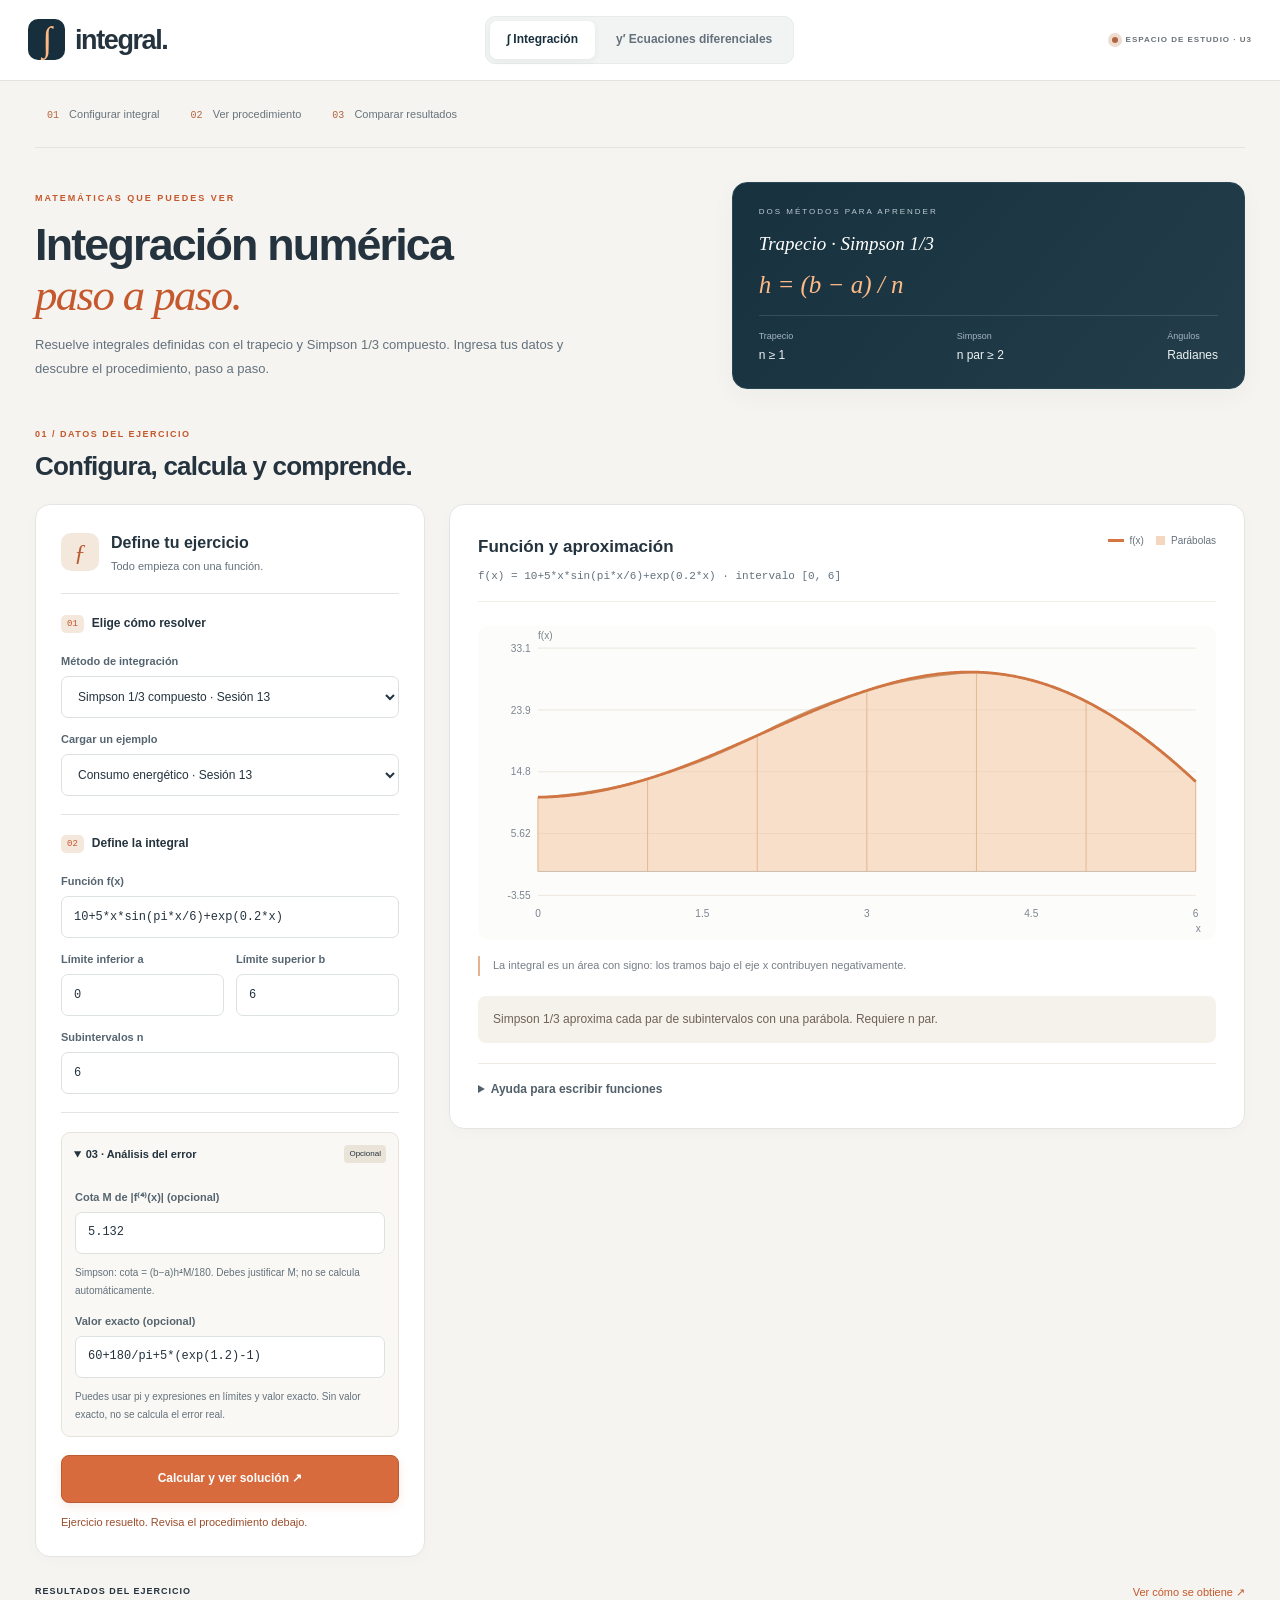
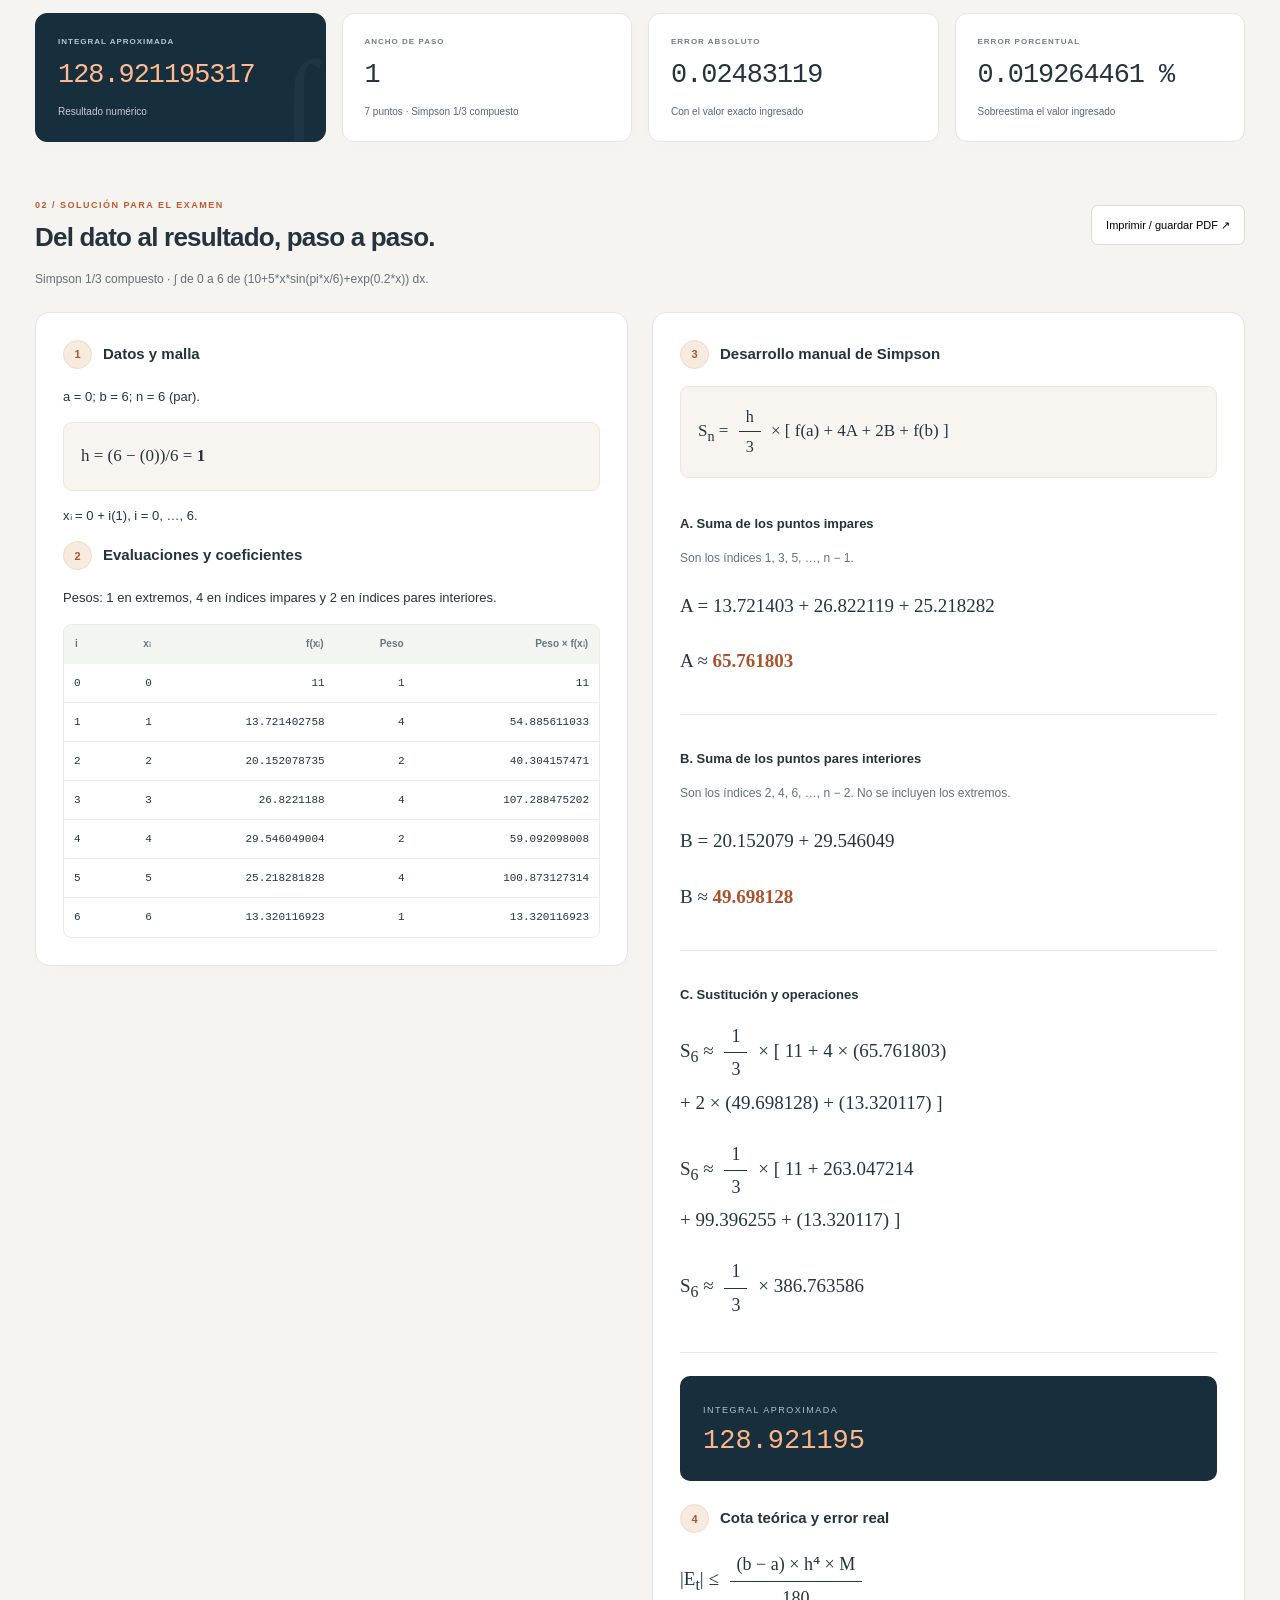
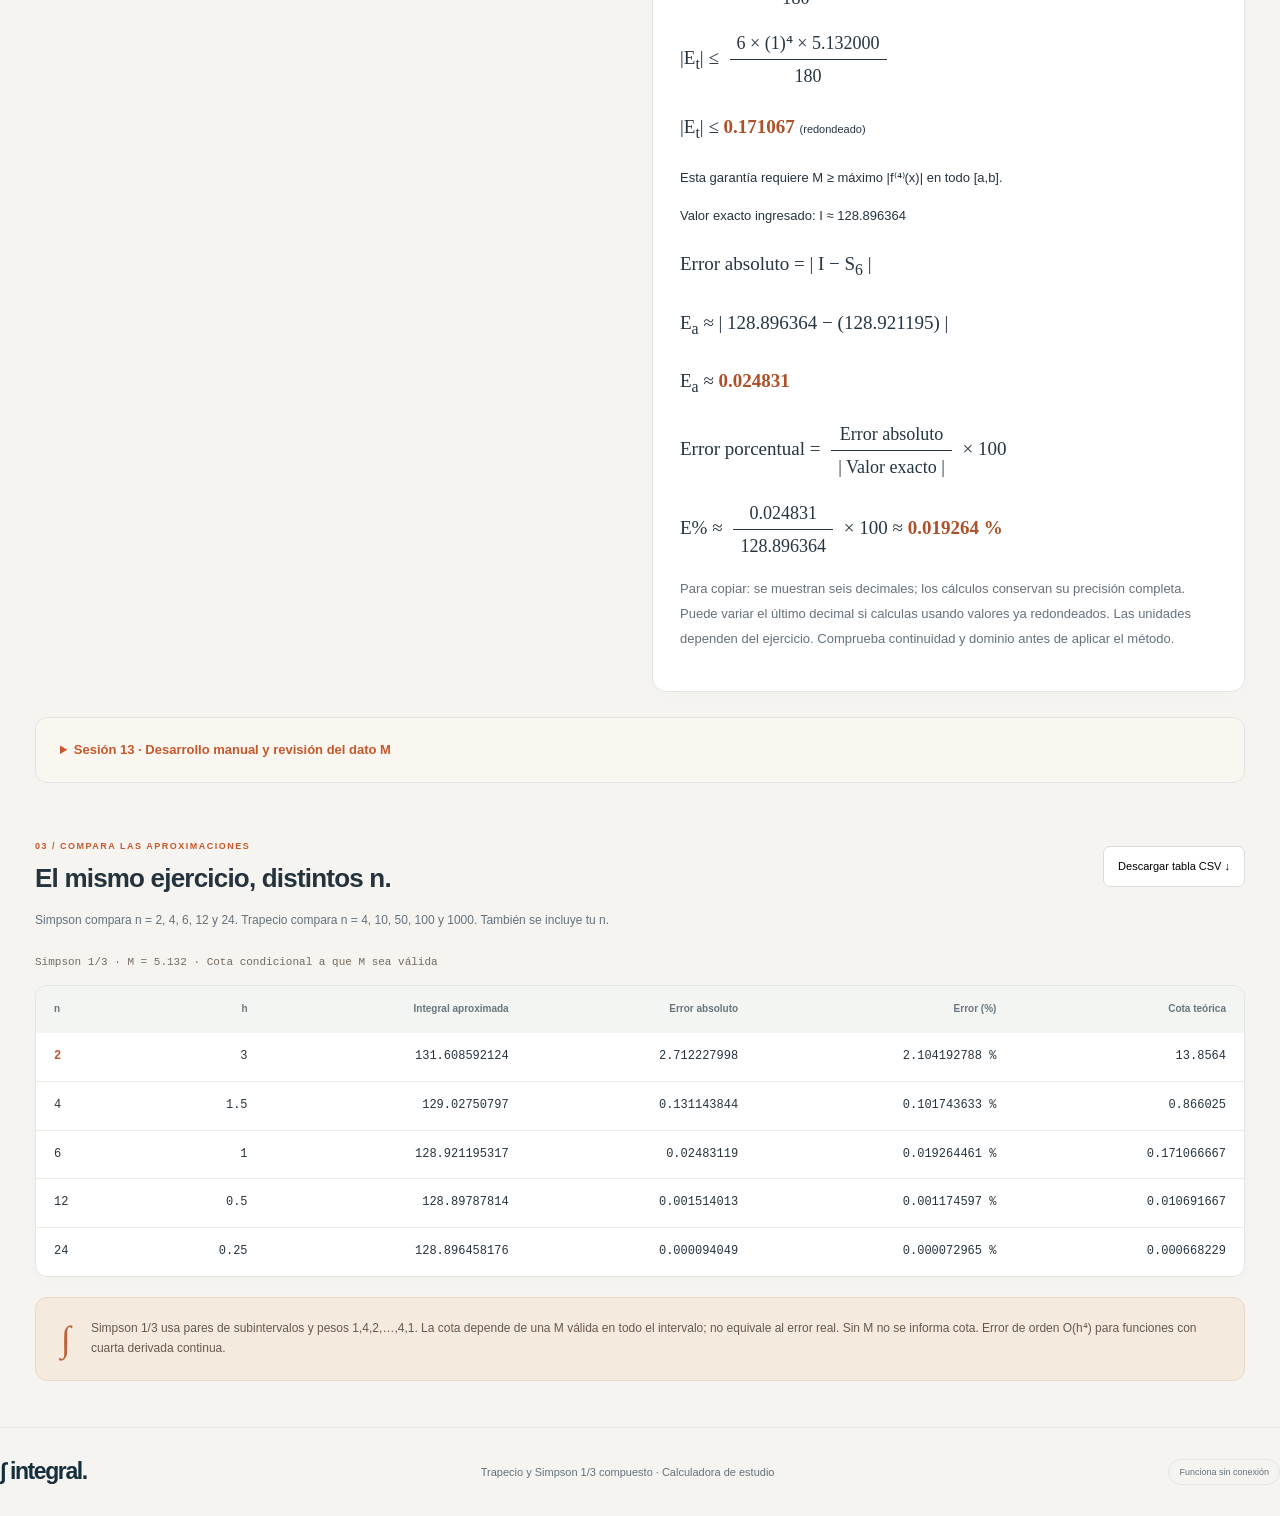
<file: index.html>
<!DOCTYPE html><html lang="es"><head><meta charset="UTF-8"><meta name="viewport" content="width=device-width,initial-scale=1"><title>Integral · Calculadora para examen</title><link rel="stylesheet" href="styles.css"><link rel="stylesheet" href="layout.css"><script src="app.js" defer></script></head><body>
<header class="top"><a class="brand" href="#"><span class="brand-icon">∫</span> integral.</a><nav aria-label="Área de estudio"><a href="index.html" aria-current="page">∫ Integración</a><a href="edo.html" >y′ Ecuaciones diferenciales</a></nav><span class="course"><i></i> ESPACIO DE ESTUDIO · U3</span></header><main><div class="workspace-nav"><a href="#laboratorio"><span>01</span> Configurar integral</a><a href="#desarrollo"><span>02</span> Ver procedimiento</a><a href="#convergencia"><span>03</span> Comparar resultados</a></div>
<section class="hero"><div><p class="eyebrow">MATEMÁTICAS QUE PUEDES VER</p><h1>Integración numérica<br><em>paso a paso.</em></h1><p class="intro">Resuelve integrales definidas con el trapecio y Simpson 1/3 compuesto. Ingresa tus datos y descubre el procedimiento, paso a paso.</p><a class="hero-cta" href="#laboratorio">Comenzar un ejercicio <span>↗</span></a><a class="ode-promo" href="edo.html">Nuevo · Euler y Heun para ecuaciones diferenciales →</a><div class="hero-caption"><span>01 INGRESA</span><span>02 VISUALIZA</span><span>03 APRENDE</span></div></div><aside class="formula-card"><div class="orbit-art" aria-hidden="true"><svg viewBox="0 0 460 180"><defs><pattern id="grid" width="30" height="30" patternUnits="userSpaceOnUse"><path d="M 30 0 L 0 0 0 30" fill="none" stroke="#ffffff" stroke-opacity=".08"/></pattern></defs><rect width="460" height="180" fill="url(#grid)"/><path d="M20 145L85 105L150 125L215 58L280 80L345 28L420 55L420 160L20 160Z" fill="#faad6e" fill-opacity=".18"/><path d="M20 145Q70 75 150 125T280 80T420 55" stroke="#ffad73" stroke-width="3" fill="none"/><path d="M85 105V160M150 125V160M215 58V160M280 80V160M345 28V160M420 55V160" stroke="#ffad73" stroke-opacity=".35"/><circle cx="280" cy="80" r="5" fill="#ffc49b"/></svg><span>EL ÁREA ES LA RESPUESTA</span></div><p>DOS MÉTODOS PARA APRENDER</p><div class="equation">Trapecio · Simpson 1/3</div><div class="integral">h = (b − a) / n</div><div class="formula-foot"><span>Trapecio <b>n ≥ 1</b></span><span>Simpson <b>n par ≥ 2</b></span><span>Ángulos <b>Radianes</b></span></div></aside></section>
<section id="laboratorio"><div class="section-heading"><div><p class="eyebrow">01 / DATOS DEL EJERCICIO</p><h2>Configura, calcula y comprende.</h2></div></div><div class="lab-grid"><article class="chart-card"><div class="chart-top"><div><h3 id="chart-title">Función y aproximación</h3><p id="chart-description"></p></div><div class="legend"><span class="line-key"></span>f(x)<span class="fill-key"></span><span id="shape-label">Parábolas</span></div></div><svg id="chart" viewBox="0 0 800 340" role="img" aria-label="Función y aproximación por trapecios"></svg><p class="chart-note" id="chart-note">La integral es un área con signo: los tramos bajo el eje x contribuyen negativamente.</p><p id="method-description" class="method-description"></p><details class="syntax"><summary>Ayuda para escribir funciones</summary><h3>Cómo escribir tu función</h3><p>Usa <b>x</b> o <b>t</b>; multiplicación con <b>*</b> y potencias con <b>^</b>. Ejemplos: <code>x^2 + 1</code>, <code>1/x</code>, <code>exp(x)</code>, <code>sqrt(1+x^2)</code>.</p><p>Funciones: sin, sen, cos, tan, exp, ln, log (natural), sqrt, abs. Constantes: pi, e. Decimales con punto. Escribe <code>2*x</code> en lugar de 2x.</p></details></article><aside class="controls"><div class="control-header"><span class="control-icon">ƒ</span><div><h3>Define tu ejercicio</h3><p>Todo empieza con una función.</p></div></div><form id="calculator" novalidate><fieldset class="form-group"><legend><span>01</span> Elige cómo resolver</legend><label for="method">Método de integración</label><select id="method"><option value="simpson">Simpson 1/3 compuesto · Sesión 13</option><option value="trapecio">Trapecio · Sesión 12</option></select><label for="example">Cargar un ejemplo</label><select id="example"><option value="energy">Consumo energético · Sesión 13</option><option value="server">Servidor de la guía</option><option value="polynomial">Polinomio: x² + 1</option><option value="reciprocal">Recíproca: 1/x</option><option value="exponential">Exponencial: eˣ</option><option value="guide">Ejercicio: 1/√(1+x²)</option><option value="sine">Seno: sin(x)</option></select></fieldset><fieldset class="form-group"><legend><span>02</span> Define la integral</legend><label for="function">Función f(x)</label><input id="function" class="field" value="10+5*x*sin(pi*x/6)+exp(0.2*x)" required spellcheck="false"><div class="field-row"><div><label for="a">Límite inferior a</label><input id="a" class="field" value="0" required></div><div><label for="b">Límite superior b</label><input id="b" class="field" value="6" required></div></div><label for="n">Subintervalos n</label><input id="n" class="field" type="number" min="2" max="10000" step="2" value="6" required></fieldset><details class="optional-fields" open><summary>03 · Análisis del error <small>Opcional</small></summary><div class="optional-content"><div id="bound-fields"><label for="bound">Cota M de |f⁽⁴⁾(x)| (opcional)</label><input id="bound" class="field" value="5.132" placeholder="Una cota válida en todo [a,b]"><p class="muted">Simpson: cota = (b−a)h⁴M/180. Debes justificar M; no se calcula automáticamente.</p></div><label for="exact">Valor exacto (opcional)</label><input id="exact" class="field" value="60+180/pi+5*(exp(1.2)-1)" placeholder="Ej.: 8/3 o dejar vacío"><p class="muted">Puedes usar pi y expresiones en límites y valor exacto. Sin valor exacto, no se calcula el error real.</p></div></details><div class="submit-area"><button class="primary" type="submit">Calcular y ver solución ↗</button><p id="message" class="message" role="status" aria-live="polite"></p></div></form></aside></div><div class="result-heading"><span>RESULTADOS DEL EJERCICIO</span><a href="#desarrollo">Ver cómo se obtiene ↗</a></div><div id="results" class="stats" aria-live="polite"><article><span>INTEGRAL APROXIMADA</span><strong id="approx"></strong><small>Resultado numérico</small></article><article><span>ANCHO DE PASO</span><strong id="step"></strong><small id="points"></small></article><article><span>ERROR ABSOLUTO</span><strong id="absolute"></strong><small>Con el valor exacto ingresado</small></article><article><span>ERROR PORCENTUAL</span><strong id="percent"></strong><small id="direction"></small></article></div></section>
<section id="desarrollo"><div class="section-heading"><div><p class="eyebrow">02 / SOLUCIÓN PARA EL EXAMEN</p><h2>Del dato al resultado, paso a paso.</h2></div><button id="print" class="secondary">Imprimir / guardar PDF ↗</button></div><div id="solution"></div><details class="guide-note"><summary>Sesión 13 · Desarrollo manual y revisión del dato M</summary><div id="energy-manual"></div></details></section>
<section id="convergencia"><div class="section-heading"><div><p class="eyebrow">03 / COMPARA LAS APROXIMACIONES</p><h2>El mismo ejercicio, distintos n.</h2></div><button id="export" class="secondary">Descargar tabla CSV ↓</button></div><p class="section-intro">Simpson compara n = 2, 4, 6, 12 y 24. Trapecio compara n = 4, 10, 50, 100 y 1000. También se incluye tu n.</p><div id="comparison-meta" class="comparison-meta"></div><article class="convergence-card"><div class="table-scroll"><table><thead><tr><th>n</th><th>h</th><th>Integral aproximada</th><th>Error absoluto</th><th>Error (%)</th><th>Cota teórica</th></tr></thead><tbody id="convergence-table"></tbody></table></div></article><div class="conclusion"><span>∫</span><p id="conclusion"></p></div></section></main><footer><a class="brand" href="#">∫ integral.</a><p>Trapecio y Simpson 1/3 compuesto · Calculadora de estudio</p><span>Funciona sin conexión</span></footer></body></html>
</file>
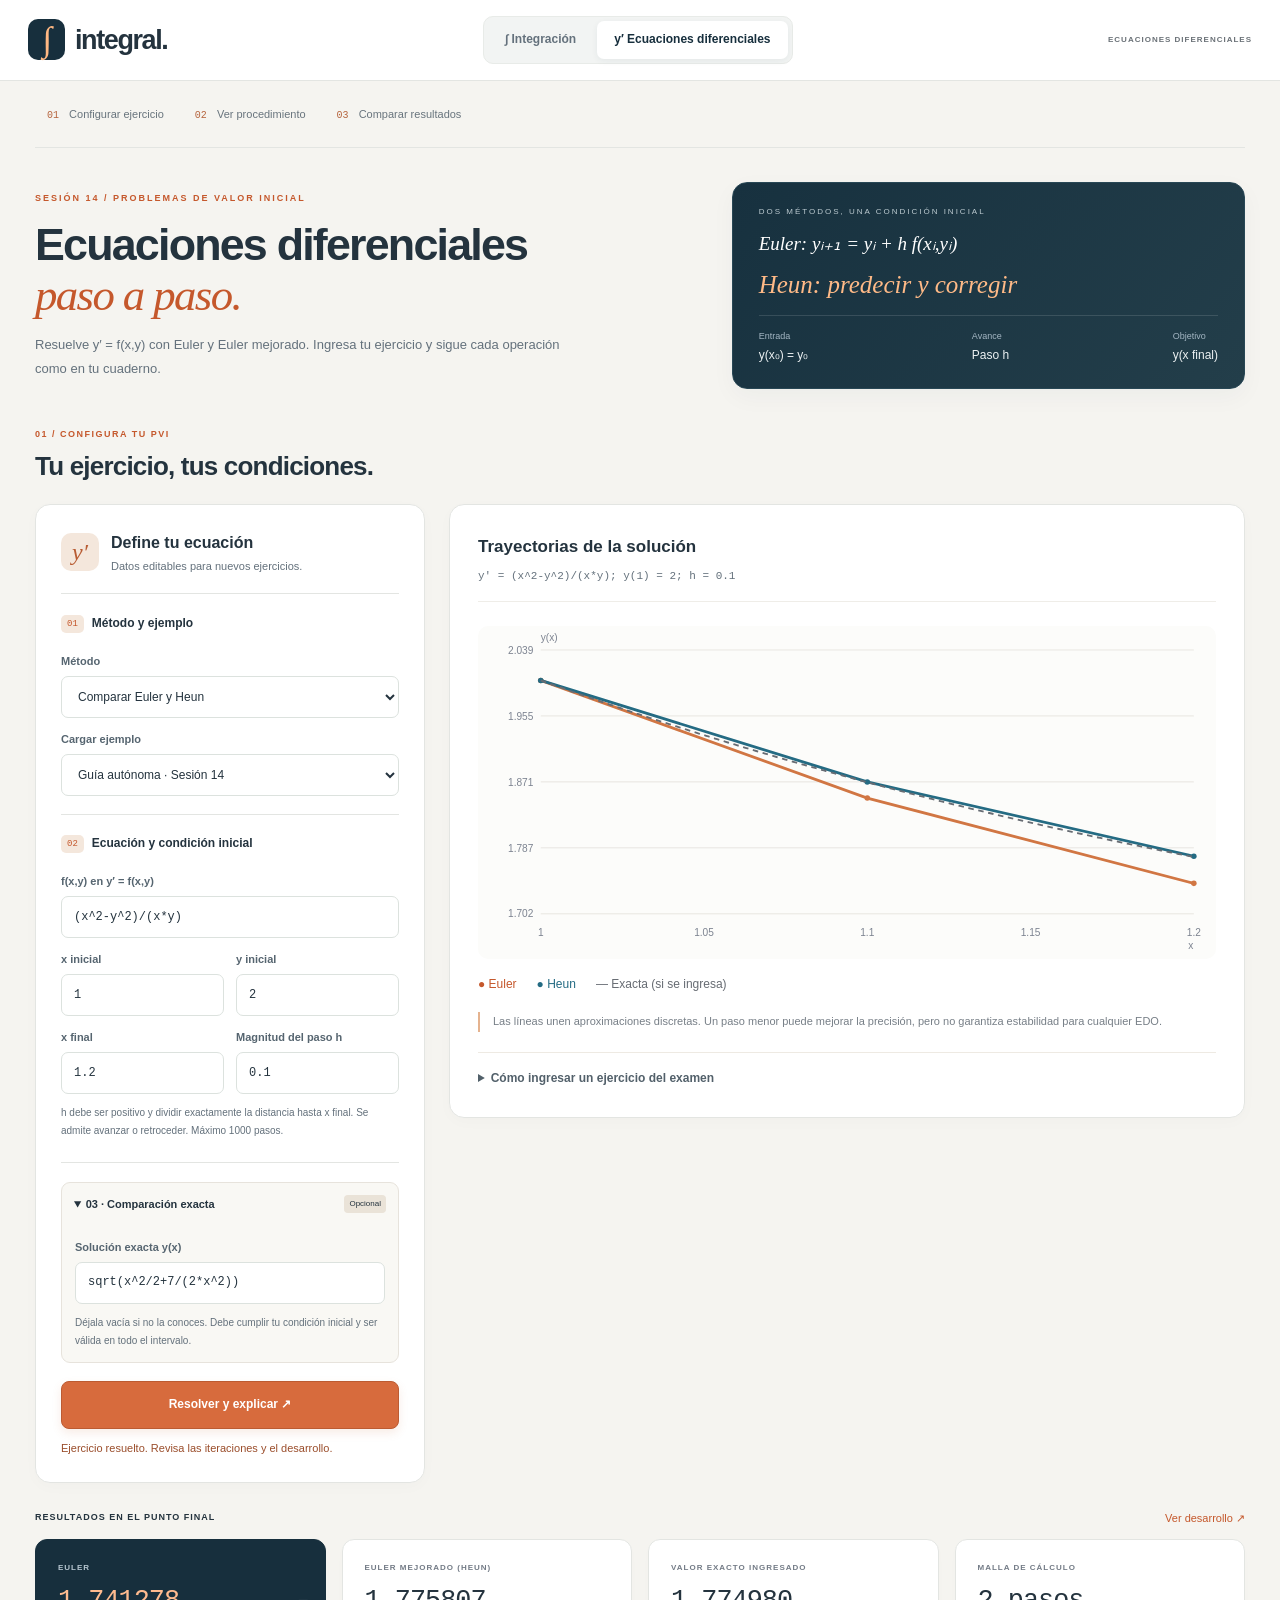
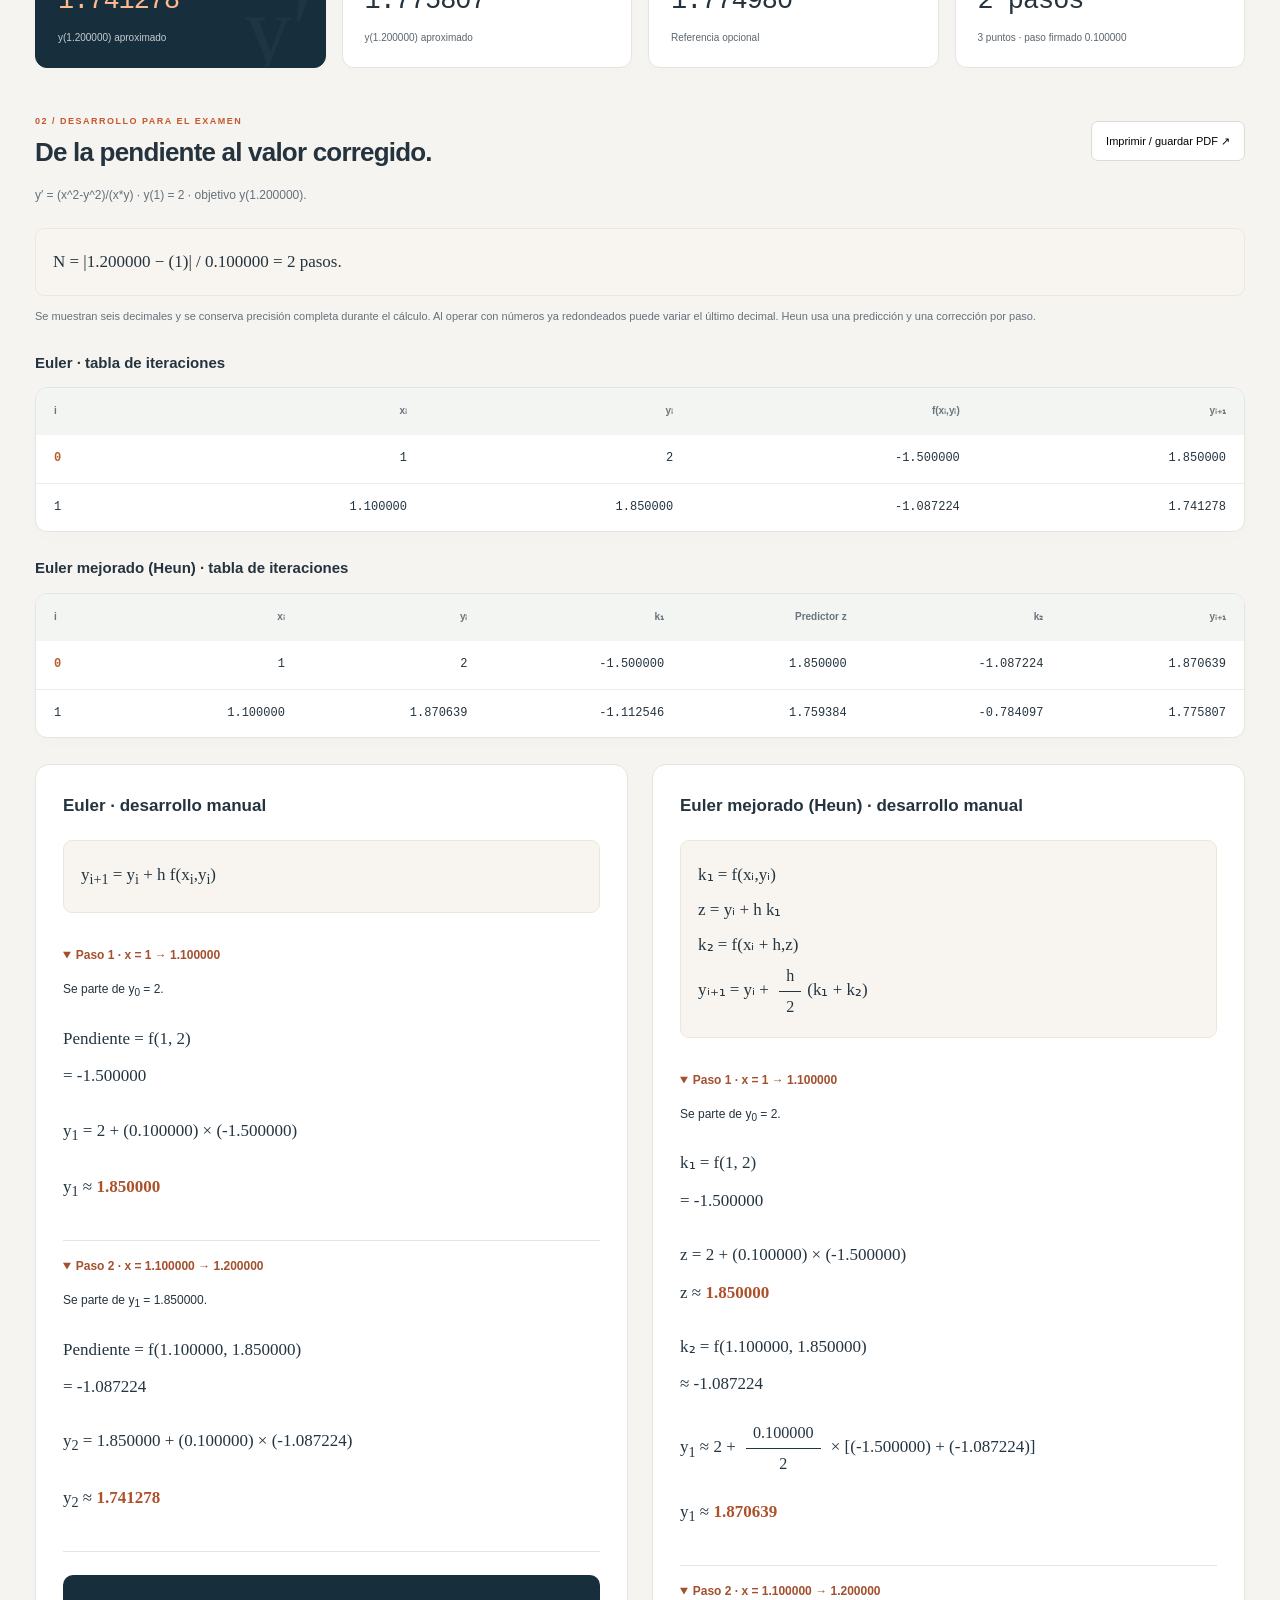
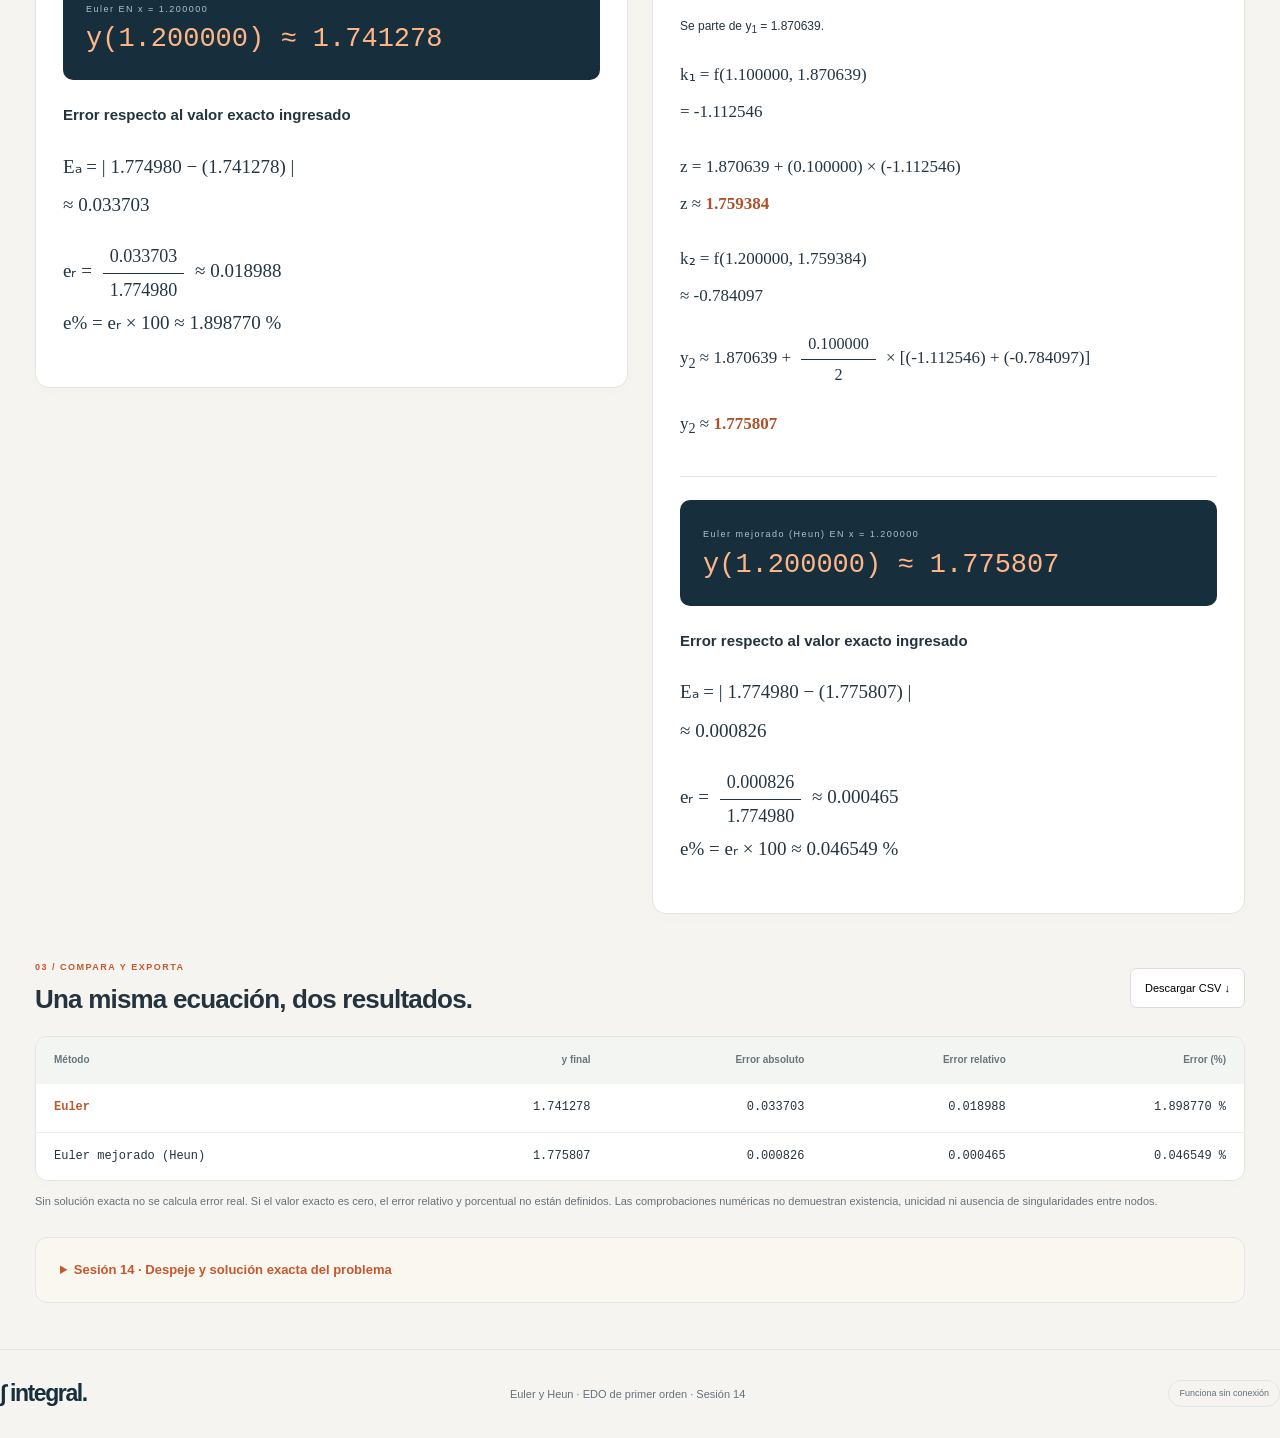
<file: edo.html>
<!doctype html><html lang="es"><head><meta charset="utf-8"><meta name="viewport" content="width=device-width,initial-scale=1"><title>Integral · Euler y Heun</title><link rel="stylesheet" href="styles.css"><link rel="stylesheet" href="layout.css"><script src="app.js" defer></script><script src="edo.js" defer></script></head><body class="ode-page"><header class="top"><a class="brand" href="index.html"><span class="brand-icon">∫</span> integral.</a><nav aria-label="Área de estudio"><a href="index.html" >∫ Integración</a><a href="edo.html" aria-current="page">y′ Ecuaciones diferenciales</a></nav><span class="course">ECUACIONES DIFERENCIALES</span></header><main><div class="workspace-nav"><a href="#ode-config"><span>01</span> Configurar ejercicio</a><a href="#ode-solution"><span>02</span> Ver procedimiento</a><a href="#ode-compare"><span>03</span> Comparar resultados</a></div><section class="hero ode-hero"><div><p class="eyebrow">SESIÓN 14 / PROBLEMAS DE VALOR INICIAL</p><h1>Ecuaciones diferenciales<br><em>paso a paso.</em></h1><p class="intro">Resuelve y′ = f(x,y) con Euler y Euler mejorado. Ingresa tu ejercicio y sigue cada operación como en tu cuaderno.</p></div><aside class="formula-card"><p>DOS MÉTODOS, UNA CONDICIÓN INICIAL</p><div class="equation">Euler: yᵢ₊₁ = yᵢ + h f(xᵢ,yᵢ)</div><div class="integral">Heun: predecir y corregir</div><div class="formula-foot"><span>Entrada <b>y(x₀) = y₀</b></span><span>Avance <b>Paso h</b></span><span>Objetivo <b>y(x final)</b></span></div></aside></section><section id="ode-config"><div class="section-heading"><div><p class="eyebrow">01 / CONFIGURA TU PVI</p><h2>Tu ejercicio, tus condiciones.</h2></div></div><div class="lab-grid"><article class="chart-card"><div class="chart-top"><div><h3>Trayectorias de la solución</h3><p id="ode-description"></p></div></div><svg id="ode-chart" viewBox="0 0 800 360" role="img" aria-label="Comparación de Euler, Heun y solución exacta si se ingresa"></svg><div class="ode-legend"><span class="euler-key">● Euler</span><span class="heun-key">● Heun</span><span>— Exacta (si se ingresa)</span></div><p class="chart-note">Las líneas unen aproximaciones discretas. Un paso menor puede mejorar la precisión, pero no garantiza estabilidad para cualquier EDO.</p><details class="syntax"><summary>Cómo ingresar un ejercicio del examen</summary><p>Despeja primero y′ y escribe solo f(x,y). Ejemplo: <code>(x^2-y^2)/(x*y)</code>. Se admiten x o t como variable independiente y y como dependiente.</p><p>Usa * para multiplicar, ^ para potencias y punto para decimales. Funciones: sin, sen, cos, tan, exp, ln, log natural, sqrt, abs. Ángulos en radianes.</p><p>La solución exacta es opcional, se escribe en función de x y sirve para comparar. El sistema no despeja ni resuelve simbólicamente la EDO.</p></details></article><aside class="controls"><div class="control-header"><span class="control-icon">y′</span><div><h3>Define tu ecuación</h3><p>Datos editables para nuevos ejercicios.</p></div></div><form id="ode-form" novalidate><fieldset class="form-group"><legend><span>01</span> Método y ejemplo</legend><label for="ode-method">Método</label><select id="ode-method"><option value="both">Comparar Euler y Heun</option><option value="euler">Euler</option><option value="heun">Euler mejorado (Heun)</option></select><label for="ode-example">Cargar ejemplo</label><select id="ode-example"><option value="guide">Guía autónoma · Sesión 14</option><option value="linear">y′ = x + y</option><option value="product">y′ = 2xy</option><option value="decay">y′ = −2y</option><option value="custom">Ejercicio propio</option></select></fieldset><fieldset class="form-group"><legend><span>02</span> Ecuación y condición inicial</legend><label for="ode-f">f(x,y) en y′ = f(x,y)</label><input class="field" id="ode-f" value="(x^2-y^2)/(x*y)" spellcheck="false"><div class="field-row"><div><label for="ode-x0">x inicial</label><input class="field" id="ode-x0" value="1"></div><div><label for="ode-y0">y inicial</label><input class="field" id="ode-y0" value="2"></div></div><div class="field-row"><div><label for="ode-target">x final</label><input class="field" id="ode-target" value="1.2"></div><div><label for="ode-h">Magnitud del paso h</label><input class="field" id="ode-h" value="0.1"></div></div><p class="muted">h debe ser positivo y dividir exactamente la distancia hasta x final. Se admite avanzar o retroceder. Máximo 1000 pasos.</p></fieldset><details class="optional-fields" open><summary>03 · Comparación exacta <small>Opcional</small></summary><div class="optional-content"><label for="ode-exact">Solución exacta y(x)</label><input class="field" id="ode-exact" value="sqrt(x^2/2+7/(2*x^2))"><p class="muted">Déjala vacía si no la conoces. Debe cumplir tu condición inicial y ser válida en todo el intervalo.</p></div></details><div class="submit-area"><button class="primary" type="submit">Resolver y explicar ↗</button><p id="ode-message" class="message" role="status" aria-live="polite"></p></div></form></aside></div><div class="result-heading"><span>RESULTADOS EN EL PUNTO FINAL</span><a href="#ode-solution">Ver desarrollo ↗</a></div><div class="stats" id="ode-stats" aria-live="polite"></div></section><section id="ode-solution"><div class="section-heading"><div><p class="eyebrow">02 / DESARROLLO PARA EL EXAMEN</p><h2>De la pendiente al valor corregido.</h2></div><button class="secondary" id="ode-print">Imprimir / guardar PDF ↗</button></div><div id="ode-summary"></div><div id="ode-tables"></div><div id="ode-steps"></div></section><section id="ode-compare"><div class="section-heading"><div><p class="eyebrow">03 / COMPARA Y EXPORTA</p><h2>Una misma ecuación, dos resultados.</h2></div><button id="ode-csv" class="secondary">Descargar CSV ↓</button></div><div id="ode-comparison"></div><p class="muted">Sin solución exacta no se calcula error real. Si el valor exacto es cero, el error relativo y porcentual no están definidos. Las comprobaciones numéricas no demuestran existencia, unicidad ni ausencia de singularidades entre nodos.</p><details class="guide-note"><summary>Sesión 14 · Despeje y solución exacta del problema</summary><div class="exam-equation">(y² − x²) dx + xy dy = 0<br>xy y′ = x² − y²<br>y′ = (x² − y²)/(xy)</div><p>Con u = y² y u′ = 2y y′ se obtiene u′ + (2/x)u = 2x. En x &gt; 0, el factor integrante es x².</p><div class="exam-equation">(x²u)′ = 2x³<br>x²u = x⁴/2 + C<br>y² = x²/2 + C/x²</div><p>Como y(1) = 2, C = 7/2 y se elige la rama positiva: y(x) = √(x²/2 + 7/(2x²)). El valor verdadero en 1.2 es 1.774980438.</p></details></section></main><footer><a class="brand" href="index.html">∫ integral.</a><p>Euler y Heun · EDO de primer orden · Sesión 14</p><span>Funciona sin conexión</span></footer></body></html>
</file>
<file: styles.css>
:root{--ink:#202b3a;--muted:#717785;--teal:#c5582c;--lime:#ffbc8a;--bg:#f7f5f0;--line:#e5e2dc;--navy:#172c3b;--orange:#d76b3d}*{box-sizing:border-box}html{scroll-behavior:smooth;scroll-padding-top:35px}body{margin:0;background:var(--bg);color:var(--ink);font:15px/1.65 'Segoe UI',Arial,sans-serif}a{color:inherit;text-decoration:none}button,input,select{font:inherit}button,a,input,select{touch-action:manipulation}button{cursor:pointer}button:focus-visible,a:focus-visible,input:focus-visible,select:focus-visible{outline:3px solid #d48157;outline-offset:4px}::selection{background:#f4c8a7;color:#172c3b}.top{max-width:1440px;padding:23px 5%;margin:auto;display:flex;justify-content:space-between;align-items:center;border-bottom:1px solid var(--line)}.brand{font-size:29px;font-weight:750;letter-spacing:-1.4px;display:flex;align-items:center;gap:10px}.brand-icon{background:var(--navy);color:#ffb883;display:grid;place-items:center;width:37px;height:41px;border-radius:12px;font:35px Georgia,serif}.top nav{display:flex;gap:9px;font-size:12px;background:#eeece6;border:1px solid #e6e2d9;padding:5px;border-radius:40px}.top nav a{padding:7px 17px;border-radius:30px;transition:background .2s}.top nav a:first-child{background:white;box-shadow:0 2px 6px #21324009}.top nav a:hover{background:#fff}.course{font-size:9px;font-weight:650;letter-spacing:1.5px;color:#6a7177;display:flex;gap:8px;align-items:center}.course i{width:6px;height:6px;border-radius:50%;background:#b26542;box-shadow:0 0 0 4px #efdcd0}main{max-width:1290px;margin:auto;padding:0 44px}.hero{display:grid;grid-template-columns:1.1fr 1fr;gap:70px;align-items:center;padding:65px 0 62px;margin-bottom:12px}.eyebrow{font-size:10px;letter-spacing:2px;font-weight:750;color:var(--teal);margin:0 0 17px}h1{font-size:clamp(44px,5.5vw,77px);font-weight:650;line-height:1.04;letter-spacing:-3.7px;margin:0 0 24px}h1 em{font-family:Georgia,'Times New Roman',serif;color:var(--teal);font-weight:400;letter-spacing:-3px}.intro{font-size:15px;line-height:1.8;color:var(--muted);max-width:415px}.hero-cta{display:inline-flex;align-items:center;gap:35px;background:var(--navy);color:#fff;border-radius:9px;padding:12px 20px;font-size:12px;margin-top:15px;transition:transform .2s,background .2s}.hero-cta:hover{background:#294657;transform:translateY(-2px)}.hero-cta span{font-size:19px;color:#ffb983}.hero-caption{display:flex;gap:24px;margin-top:26px;font-size:8px;font-weight:700;letter-spacing:1.5px;color:#8b8c8c}.formula-card{padding:23px 30px 25px;background:var(--navy);border:1px solid #2b4050;color:#fff;border-radius:22px;box-shadow:12px 15px 0 #e9e3d8;transform:rotate(1deg);position:relative}.orbit-art{position:relative;border-radius:12px;overflow:hidden;background:#ffffff03;margin:-3px -10px 20px;border:1px solid #ffffff0d}.orbit-art svg{width:100%;height:160px;display:block}.orbit-art span{position:absolute;bottom:11px;left:16px;font-size:7px;letter-spacing:2px;color:#c4d2d8}.formula-card>p{font-size:8px;letter-spacing:2px;color:#acbdc8;margin:15px 0 8px}.equation{font:italic clamp(16px,1.7vw,23px)/1.6 Georgia,serif}.integral{font:italic 30px Georgia,serif;color:#ffba87;margin:16px 0 22px}.formula-foot{display:flex;justify-content:space-between;border-top:1px solid #ffffff20;padding-top:15px;color:#a4b6c3;font-size:9px}.formula-foot b{display:block;color:#edf2f3;font-size:12px;font-weight:500;margin-top:3px}section{margin-bottom:62px}.section-heading{display:flex;align-items:center;justify-content:space-between;gap:20px;margin-bottom:24px}.section-heading .eyebrow{margin-bottom:8px}h2{font-size:29px;font-weight:600;letter-spacing:-1px;line-height:1.25;margin:0}h3{font-size:15px;margin:0;font-weight:650}.lab-grid{display:grid;grid-template-columns:minmax(0,1fr) 350px;gap:22px;align-items:start}.chart-card,.controls,.paper,.convergence-card{border:1px solid var(--line);border-radius:17px;background:#fff;box-shadow:0 6px 20px #233c4a03;min-width:0}.chart-card{padding:25px}.chart-top{display:flex;justify-content:space-between;gap:15px;align-items:center;padding-bottom:15px;border-bottom:1px solid #efede8}.chart-top h3{font-size:16px}.chart-top p{font:11px/1.6 Consolas,monospace;color:var(--muted);max-width:400px;overflow-wrap:anywhere;margin:6px 0 0}.legend{display:flex;align-items:center;gap:6px;font-size:9px;white-space:nowrap;color:var(--muted)}.line-key{height:3px;width:16px;background:#d67541}.fill-key{height:9px;width:9px;background:#f5d6bf;margin-left:6px}#chart{display:block;width:100%;margin:24px 0 12px;background:linear-gradient(#fafbf9,#fff);border-radius:10px}svg text{font:11px 'Segoe UI',sans-serif;fill:#7c8390}.chart-note{font-size:10px;color:#777f87;padding-left:13px;border-left:2px solid #e5b38f;margin:0 0 5px}.syntax{border-top:1px solid #eeeae3;margin-top:23px;padding-top:20px}.syntax h3{font-size:12px}.syntax p{font-size:11px;color:var(--muted);line-height:1.9;margin:9px 0}code{font:11px Consolas,monospace;background:#f5f0e9;border:1px solid #eee4d9;border-radius:4px;padding:2px 5px;color:#9c542f}.controls{padding:22px;background:#fcfcfa;border-top:3px solid var(--orange)}.control-header{display:flex;gap:12px;align-items:center;border-bottom:1px solid var(--line);padding:0 0 17px;margin-bottom:16px}.control-icon{display:grid;place-items:center;width:37px;height:37px;background:#f4e7dc;color:#b85c33;font:italic 27px Georgia,serif;border-radius:10px}.control-header h3{font-size:15px}.control-header p{margin:1px 0 0;font-size:10px;color:var(--muted)}.controls label{display:block;font-size:10px;font-weight:650;margin:14px 0 6px;color:#586272}.field,select{width:100%;min-width:0;background:#fff;border:1px solid #dddeda;border-radius:7px;padding:11px 12px;color:var(--ink);font-size:12px;transition:border .2s,box-shadow .2s}.field{font-family:Consolas,'Courier New',monospace}.field:hover,select:hover{border-color:#bba38f}.field:focus,select:focus{outline:none;border-color:#c67b52;box-shadow:0 0 0 3px #cf805213}.field-row{display:grid;grid-template-columns:1fr 1fr;gap:12px}.muted{font-size:11px;color:var(--muted)}.controls .muted{line-height:1.7;margin:12px 0 18px}.primary{width:100%;background:var(--orange);color:white;border:1px solid #bc5b32;border-radius:8px;padding:13px 15px;font-size:12px;font-weight:650;box-shadow:0 4px 10px #cb6b3520;transition:transform .2s,background .2s}.primary:hover{background:#be582f;transform:translateY(-1px)}.message{font-size:10px;line-height:1.6;color:#9a4d2b;margin:10px 0 0;min-height:16px}.stats{display:grid;grid-template-columns:repeat(4,minmax(0,1fr));gap:17px;margin-top:21px}.stats article{border:1px solid var(--line);border-radius:12px;padding:20px;background:#fff;position:relative;overflow:hidden}.stats article:first-child{background:var(--navy);color:white;border-color:var(--navy)}.stats article:first-child:after{content:'∫';position:absolute;right:9px;bottom:-32px;font:120px Georgia,serif;color:#ffffff08}.stats span{display:block;font-size:8px;letter-spacing:1.4px;font-weight:650;color:#737b86}.stats article:first-child span{color:#b6c6d0}.stats strong{display:block;font:500 clamp(19px,2vw,27px)/1.4 Consolas,monospace;letter-spacing:-1px;margin:10px 0 5px;overflow-wrap:anywhere}.stats article:first-child strong{color:#ffbb8f}.stats article>small{font-size:9px;opacity:.75}.section-intro{font-size:12px;color:var(--muted);margin:-5px 0 21px}.secondary{padding:10px 15px;background:#fff;border:1px solid #dbdcd7;border-radius:7px;font-size:10px;white-space:nowrap;transition:background .2s}.secondary:hover{background:#eee8de}.manual-grid{display:grid;grid-template-columns:minmax(0,1fr) minmax(0,1fr);gap:22px}.paper{padding:27px}.paper p{font-size:12px;line-height:1.9}.step-title{display:flex;align-items:center;gap:11px;margin-bottom:16px}.step-title>span{display:grid;place-items:center;flex-shrink:0;width:27px;height:27px;background:#f7eade;color:#ac562f;border:1px solid #efdbc9;border-radius:50%;font-size:11px;font-weight:bold}.step-title h3{font-size:14px}.math-box{padding:17px;background:#f8f5f0;border:1px solid #eee6da;border-radius:9px;font:16px/1.9 Georgia,serif;overflow-wrap:anywhere}.calculation{font:14px/2 Georgia,serif!important;overflow-wrap:anywhere}.answer{margin:23px 0;background:var(--navy);border-radius:10px;padding:21px;color:#fff}.answer>span{font-size:8px;letter-spacing:1.5px;color:#afc2ce}.answer strong{display:block;font:27px/1.5 Consolas,monospace;color:#ffb587;overflow-wrap:anywhere}.table-scroll,.solution-table{overflow:auto}.solution-table{max-height:440px;border:1px solid #eeeae4;border-radius:8px}.solution-table th{position:sticky;top:0;z-index:1}table{border-collapse:collapse;width:100%;font-size:11px;font-variant-numeric:tabular-nums;white-space:nowrap}th{background:#f6f4ef;color:#7b7d82;padding:15px 17px;text-align:right;font-size:9px;font-weight:600}td{padding:13px 17px;border-bottom:1px solid #eeeae4;text-align:right;font-family:Consolas,monospace}th:first-child,td:first-child{text-align:left}tbody tr:last-child td{border:0}tbody tr:hover{background:#fcf4eb}.paper td{padding:10px 12px}.convergence-card{overflow:hidden}.convergence-card tbody tr:first-child td:first-child{color:#bb5a30;font-weight:bold}.conclusion{display:flex;align-items:center;gap:20px;border:1px solid #ead8c8;background:#f4eade;border-radius:12px;padding:20px 25px;margin-top:20px}.conclusion>span{font:36px Georgia,serif;color:#ba663c}.conclusion p{font-size:12px;color:#69584d;margin:0}.stale{opacity:.4;filter:grayscale(.6)}footer{max-width:1202px;margin:auto;padding:26px 0 35px;border-top:1px solid var(--line);display:flex;justify-content:space-between;align-items:center;gap:20px;font-size:10px;color:var(--muted)}footer .brand{font-size:23px;color:var(--navy)}footer>span{padding:5px 10px;border:1px solid var(--line);border-radius:20px;font-size:9px}#desarrollo,#convergencia{padding-top:10px}.hero>div{animation:arrive .65s ease both}.formula-card{animation:card-arrive .85s ease both}.lab-grid{animation:arrive .8s .1s ease both}@keyframes arrive{from{opacity:0;transform:translateY(14px)}to{opacity:1;transform:translateY(0)}}@keyframes card-arrive{from{opacity:0;transform:rotate(0) translateY(20px)}to{opacity:1;transform:rotate(1deg) translateY(0)}}@media(min-width:1050px){.chart-card{position:sticky;top:25px}}@media(max-width:1050px){.course{display:none}.hero{gap:30px}.lab-grid{grid-template-columns:minmax(0,1fr) 315px}.stats{grid-template-columns:repeat(2,minmax(0,1fr))}footer{margin:0 40px}.formula-card{padding:20px}}@media(max-width:800px){.top{padding:18px 22px}.top nav{gap:0}.top nav a{padding:6px 11px;font-size:10px}main{padding:0 24px}.hero{gap:26px;padding:40px 0 45px}h1{font-size:48px;letter-spacing:-2px}.hero-caption{gap:12px;font-size:7px}.orbit-art svg{height:115px}.formula-card{padding:18px}.equation{font-size:15px}.formula-foot{font-size:8px}.formula-foot b{font-size:10px}.lab-grid{grid-template-columns:1fr}.controls{order:-1}#calculator{display:grid;grid-template-columns:1fr 1fr;gap:0 18px}#calculator>label,#calculator>input,#calculator>select,#calculator>.field-row,#calculator>.muted,#calculator>.primary,#calculator>.message{grid-column:1/-1}.controls{padding:24px}.manual-grid{grid-template-columns:1fr}h2{font-size:26px}section{margin-bottom:45px}.chart-top{flex-wrap:wrap}.hero-cta{gap:16px;padding:10px 15px}}@media(max-width:580px){main{padding:0 17px}.top{padding:16px 17px}.brand{font-size:25px}.brand-icon{width:30px;height:34px;font-size:28px}.top nav a{padding:5px 8px;font-size:9px}.hero{grid-template-columns:1fr;gap:30px;padding-top:32px}.hero h1{font-size:56px;letter-spacing:-2.5px}.hero .intro{max-width:100%;font-size:14px}.hero-caption{gap:24px}.formula-card{transform:none;margin:0 7px 5px 0;padding:23px}.orbit-art svg{height:135px}.equation{font-size:21px}.integral{font-size:29px}.formula-foot{font-size:9px}.formula-foot b{font-size:12px}.section-heading{align-items:flex-start;gap:13px;flex-wrap:wrap}.section-heading h2{font-size:25px}.eyebrow{font-size:8px;letter-spacing:1.6px}.chart-card{padding:17px}.chart-top h3{font-size:14px}.stats{gap:10px}.stats article{padding:16px 12px}.stats strong{font-size:20px}.stats span{font-size:7px;letter-spacing:.8px}.stats article>small{font-size:8px}.paper{padding:20px}.answer strong{font-size:24px}.conclusion{padding:17px;gap:13px}footer{margin:0 18px;flex-wrap:wrap;gap:10px}footer p{order:3;width:100%;margin:0}.orbit-art{margin-bottom:15px}}@media(prefers-reduced-motion:reduce){html{scroll-behavior:auto}*,*:before,*:after{animation:none!important;transition:none!important}}@media print{body{background:white;color:#111;font-size:11px}main{max-width:none;padding:0}.top,.hero-cta,.hero-caption,.controls,.secondary,.syntax,footer,.orbit-art{display:none}.hero{padding:0;gap:20px;grid-template-columns:1fr 1fr;margin:0 0 18px}.hero h1{font-size:30px}.hero .eyebrow{margin-bottom:8px}.hero .intro{font-size:10px}.formula-card{transform:none;box-shadow:none;background:#f4f0e8;color:#111;padding:15px}.formula-card>p,.formula-foot,.formula-foot b,.integral{color:#111}.equation{font-size:15px}.integral{font-size:22px;margin:10px 0}.lab-grid{display:block;animation:none}.chart-card{position:static;max-width:650px;margin:auto;box-shadow:none}#chart{margin:5px 0}.stats{grid-template-columns:repeat(4,minmax(0,1fr));gap:8px}.stats article,.stats article:first-child{background:#fff;color:#111;padding:10px}.stats strong,.stats article:first-child strong{font-size:15px;color:#111}.stats article:first-child span{color:#555}.stats span{font-size:7px}.manual-grid{grid-template-columns:1fr 1fr;gap:12px}.paper{padding:14px;box-shadow:none}.solution-table{max-height:none;overflow:visible}.solution-table th{position:static}.answer{background:#f4eee6;color:#111}.answer strong,.answer>span{color:#111}.answer strong{font-size:21px}.paper p{font-size:10px}.math-box{font-size:13px}h2{font-size:23px}section{margin-bottom:22px}#convergencia{break-before:page}article,.stats,.conclusion{break-inside:avoid}.formula-card,.hero>div{animation:none}}
.guide-note{margin-top:24px;background:#fff;border:1px solid var(--line);border-radius:14px;padding:20px 24px}.guide-note summary{cursor:pointer;font-weight:650;color:var(--teal)}.guide-note p{font-size:13px;line-height:1.9}.guide-note h3{margin-top:22px}.validation-note{border-left:3px solid #c5582c;padding-left:12px;color:#96391e}#bound-fields{grid-column:1/-1}@media print{details.guide-note{break-before:page}details.guide-note>div{display:block!important}}
/* Organización de la calculadora */
.form-group{border:0;border-bottom:1px solid var(--line);padding:0 0 21px;margin:0 0 20px;min-width:0}.form-group legend{font-size:12px;font-weight:700;padding:0 0 8px;display:flex;align-items:center;gap:9px}.form-group legend span{font:10px Consolas,monospace;color:var(--teal);background:#f4e7dc;padding:4px 6px;border-radius:5px}.optional-fields{border:1px solid #e8e0d6;border-radius:9px;background:#f9f6f0;margin-top:0}.optional-fields summary{cursor:pointer;padding:12px;font-size:11px;font-weight:650}.optional-fields summary small{float:right;font-size:8px;font-weight:400;background:#eae3d8;padding:2px 5px;border-radius:4px}.optional-content{padding:0 13px 3px}.optional-content .muted{font-size:10px}.submit-area{margin-top:20px}.controls{padding:25px}.control-header{margin-bottom:23px}.lab-grid{grid-template-columns:minmax(0,1fr) 370px;gap:24px}.result-heading{display:flex;justify-content:space-between;align-items:center;margin:28px 0 12px;font-size:9px;font-weight:700;letter-spacing:1px}.result-heading a{font-weight:500;letter-spacing:0;color:var(--teal);font-size:11px}.stats{margin-top:0}.chart-card{padding:27px}.method-description{padding:13px 15px;background:#f5f2eb;border-radius:8px;color:#6f6257;font-size:11px;line-height:1.8;margin-top:22px}.syntax summary{cursor:pointer;font-size:11px;font-weight:650;color:#52606a}.syntax h3{display:none}.comparison-meta{font:11px/1.7 Consolas,monospace;color:#766a60;margin:0 0 14px}.manual-grid{align-items:start}.paper{padding:28px}.step-title{margin-top:13px}.step-title:first-child{margin-top:0}.paper .answer{margin:23px 0}.guide-note{padding:22px 26px;background:#faf7f1}.guide-note summary{font-size:13px}.hero{padding-top:48px;padding-bottom:45px}.hero h1{font-size:clamp(44px,5vw,68px)}.formula-card{transform:none;animation:arrive .7s ease both}.orbit-art svg{height:135px}#calculator{display:block}#convergencia .section-intro{max-width:720px;line-height:1.8}.stats strong{font-size:clamp(18px,1.9vw,25px)}@media(max-width:1000px){.lab-grid{grid-template-columns:minmax(0,1fr) 320px}.controls{padding:20px}}@media(max-width:800px){.lab-grid{grid-template-columns:1fr}.controls{order:-1}.chart-card{position:static}.result-heading{gap:12px}.form-group{margin-bottom:17px;padding-bottom:18px}}@media print{.result-heading a,.syntax,.method-description,.controls{display:none}.guide-note{background:white}.lab-grid{display:block}.chart-card{padding:12px}}
.fraction{display:inline-flex;flex-direction:column;vertical-align:middle;text-align:center;line-height:1.35;margin:0 6px;font-size:.95em}.fraction>span:first-child{border-bottom:1px solid currentColor;padding:2px 7px 4px}.fraction>span:last-child{padding:4px 7px 2px}.exam-equation{font:18px/2.2 'Cambria Math',Cambria,Georgia,serif;margin:17px 0;overflow-wrap:anywhere;color:#243542}.exam-equation b{color:#ad512a}.exam-step{border-bottom:1px solid #eee7dd;padding:10px 0 16px;margin:15px 0}.exam-step h4{font-size:13px;margin:8px 0}.exam-step p{font-size:11px;color:var(--muted)}.exam-help{background:#f4ede2;padding:13px 16px;border-radius:8px}.technical-proof{border-top:1px solid var(--line);margin-top:24px;padding-top:18px}.technical-proof summary{cursor:pointer;font-size:12px;font-weight:650}.guide-note .exam-equation{font-size:19px}.paper .exam-equation small{font:11px 'Segoe UI',sans-serif}@media(max-width:600px){.exam-equation,.guide-note .exam-equation{font-size:16px;line-height:2}.fraction{margin:0 3px}.paper{padding:18px}}@media print{.exam-equation{font-size:13px;line-height:1.9}.exam-step{break-inside:avoid}}
.ode-promo{display:block;font-size:11px;color:var(--teal);margin-top:18px;font-weight:650}.ode-legend{display:flex;gap:20px;flex-wrap:wrap;font-size:11px;margin:15px 0 20px;color:#676c73}.euler-key{color:#c5582c}.heun-key{color:#246b83}#ode-chart{display:block;width:100%;margin-top:24px}.ode-table-block{margin:28px 0}.ode-table-block h3{margin-bottom:14px}.ode-work{margin:26px 0}.ode-step{border-bottom:1px solid var(--line);padding:16px 0}.ode-step summary{font-weight:650;cursor:pointer;color:#a3502e;font-size:13px}.ode-step .exam-equation{max-width:100%;font-size:18px}.ode-work>.answer{max-width:600px}.ode-page nav a[aria-current]{background:#fff}.ode-page .stats article{min-width:0}.ode-hero{margin-bottom:0}@media print{.ode-page .hero{display:none}.ode-page .controls,.ode-page .secondary{display:none}.ode-page .chart-card{position:static}.ode-step{break-inside:avoid}.ode-step>div,.ode-step>p{display:block!important}.ode-work{break-inside:auto}.ode-page .guide-note{display:none}.ode-table-block{break-inside:avoid}}
</file>
<file: layout.css>
/* Presentación común del laboratorio de métodos numéricos */
:root{--bg:#f5f4f0;--line:#e3e5e2;--muted:#64717c;--ink:#24333e;--navy:#172f3d}
html{scroll-padding-top:95px}body{font-size:15px;background:var(--bg)}
.top{max-width:none;background:#fff;padding:16px max(28px,calc((100vw - 1320px)/2));gap:24px;min-height:78px}
.top nav{padding:4px;gap:4px;border-radius:10px;background:#f2f4f3;border-color:#e8ebe8}
.top nav a{font-size:12px;font-weight:550;padding:9px 17px;border-radius:7px;color:#64717c}
.top nav a:first-child{background:transparent;box-shadow:none}
.top nav a[aria-current="page"]{background:#fff;box-shadow:0 2px 6px #203b4810;color:var(--navy)}
.brand{font-size:27px}.brand-icon{border-radius:10px}.course{font-size:8px;letter-spacing:1px;max-width:150px}
main{max-width:1390px;padding:0 35px}
.workspace-nav{display:flex;gap:7px;align-items:center;padding:17px 0;border-bottom:1px solid var(--line);margin-bottom:0;overflow:auto}
.workspace-nav a{font-size:11px;color:#68747d;padding:7px 12px;white-space:nowrap;border-radius:7px;transition:background .2s}
.workspace-nav a:hover{background:#ece9e2;color:#ae552d}
.workspace-nav span{font:10px Consolas,monospace;color:#b6653e;margin-right:7px}
.hero,.ode-hero{grid-template-columns:minmax(0,1.25fr) minmax(0,1fr);gap:55px;padding:34px 0 38px;margin-bottom:0;align-items:center}
.hero h1{font-size:clamp(32px,3.5vw,49px);line-height:1.12;letter-spacing:-1.8px;margin-bottom:13px}
.hero h1 em{letter-spacing:-1.6px}.hero .eyebrow{font-size:9px;margin-bottom:13px}
.hero .intro{max-width:530px;font-size:13px;line-height:1.8;margin-bottom:0}
.hero-cta,.hero-caption,.orbit-art,.ode-promo{display:none}
.formula-card{padding:22px 26px;border-radius:15px;box-shadow:0 8px 25px #2338490a;border-color:#284755;background:linear-gradient(130deg,#17313f,#233e4a);animation:none;transform:none;margin:0}
.formula-card>p{font-size:8px;margin:0 0 12px;color:#bdcbd1}.formula-card .equation{font-size:19px;line-height:1.5}
.formula-card .integral{font-size:25px;margin:12px 0 16px}.formula-foot{padding-top:13px}
.section-heading{margin-bottom:21px;align-items:center}.section-heading .eyebrow{font-size:9px;letter-spacing:1.5px}h2{font-size:26px;letter-spacing:-.8px}h3{font-size:16px}
section{margin-bottom:46px}.lab-grid{display:grid;grid-template-columns:390px minmax(0,1fr);gap:24px;align-items:start}
.controls{grid-column:1;grid-row:1;padding:25px;background:#fff;border-top:1px solid var(--line);border-radius:15px;box-shadow:0 4px 16px #203b4805;order:0}
.chart-card{grid-column:2;grid-row:1;position:sticky;top:24px;padding:28px;background:#fff;border-radius:15px;box-shadow:0 4px 16px #203b4805}
.control-header{padding-bottom:18px;margin-bottom:20px}.control-header h3{font-size:16px}.control-header p{font-size:11px}.control-icon{width:38px;height:38px;font-size:24px;border-radius:10px}
.form-group{padding-bottom:18px;margin-bottom:19px}.form-group legend{font-size:12px;gap:8px;padding-bottom:6px}.form-group legend span{font-size:9px}
.controls label{font-size:11px;margin:12px 0 6px;color:#566570}.field,select{padding:11px 12px;font-size:12px;min-height:42px;border-radius:7px;border-color:#dce2de}
.field{line-height:1.4}.field-row{gap:12px}.optional-fields{background:#f9f8f4;border-color:#e7e3dc}.optional-fields summary{font-size:11px;padding:12px}.optional-content{padding:0 13px 8px}
.controls .muted{font-size:10px;margin:10px 0 4px;line-height:1.8}.submit-area{margin-top:18px}.primary{font-size:12px;min-height:45px;border-radius:8px}.message{font-size:11px;line-height:1.65;margin-top:10px}
.chart-top{align-items:start}.chart-top h3{font-size:17px}.chart-top p{font-size:11px;max-width:100%;line-height:1.8}.legend{font-size:10px}
#chart,#ode-chart{width:100%;margin:24px 0 16px;min-height:200px;max-height:390px;background:#fcfcfa;border-radius:10px}
.chart-note{font-size:11px;line-height:1.8}.method-description{margin-top:20px;font-size:12px;padding:13px 15px}.syntax{margin-top:20px;padding-top:16px}.syntax summary{font-size:12px}.syntax p{font-size:12px;line-height:1.85}
.ode-legend{font-size:12px;margin-bottom:18px}.result-heading{margin-top:26px;font-size:9px}.stats{gap:16px}.stats article{padding:21px 22px;border-radius:12px;box-shadow:0 3px 12px #203b4803}.stats span{font-size:8px;letter-spacing:1px}.stats strong{font-size:clamp(19px,2.1vw,27px);margin:9px 0}.stats article>small{font-size:10px;line-height:1.6;display:block}.ode-page .stats article:first-child:after{content:'y′';font-size:95px;right:12px;bottom:-18px}
.manual-grid{gap:24px}.paper{padding:27px;border-radius:14px}.paper p{font-size:13px}.step-title h3{font-size:15px}.step-title>span{width:29px;height:29px}.exam-equation{font-size:19px;line-height:2.05;margin:17px 0}.exam-step h4{font-size:13px}.exam-step p{font-size:12px}.math-box{border-radius:9px;font-size:17px}.answer{padding:20px 23px}.answer strong{font-size:27px}.answer>span{font-size:9px}
#ode-steps{display:grid;grid-template-columns:repeat(2,minmax(0,1fr));gap:24px;align-items:start}.ode-work{margin:0;min-width:0}.ode-work>h3{font-size:17px;margin-bottom:20px}.ode-step{padding:15px 0}.ode-step summary{font-size:12px;line-height:1.8}.ode-step .exam-equation{font-size:17px;line-height:2.2}.ode-step p{font-size:12px}.ode-table-block{margin:24px 0}.ode-table-block h3{font-size:15px;margin-bottom:12px}
#ode-tables{margin:0 0 26px}.table-scroll{max-width:100%}table{font-size:12px}th{font-size:10px;padding:15px 18px;color:#68757c;background:#f3f5f2}td{padding:14px 18px;border-color:#e9ede8}.paper td{font-size:11px;padding:10px}.paper th{padding:11px}.convergence-card{border-radius:12px}.secondary{font-size:11px;padding:10px 14px;min-height:38px;border-radius:7px}
.section-intro{font-size:12px;line-height:1.8}.guide-note{margin-top:25px;padding:20px 24px;border-radius:12px}.guide-note summary{font-size:13px;line-height:1.8}.guide-note p{font-size:13px}.guide-note h3{font-size:16px}.muted{line-height:1.8}.comparison-meta{font-size:11px}footer{max-width:1320px;font-size:11px;margin:0 auto;padding:24px 0}
@media(min-width:1500px){.lab-grid{grid-template-columns:420px minmax(0,1fr)}}
@media(max-width:1100px){.course{display:none}.lab-grid{grid-template-columns:350px minmax(0,1fr)}.chart-card{padding:22px}.hero{gap:30px}.top{padding:16px 30px}.stats{grid-template-columns:repeat(2,minmax(0,1fr))}#ode-steps{grid-template-columns:1fr}.ode-work{max-width:100%}footer{margin:0 35px}}
@media(max-width:850px){main{padding:0 22px}.lab-grid{grid-template-columns:1fr}.controls{grid-column:1;grid-row:1}.chart-card{grid-column:1;grid-row:2;position:static}.hero{gap:22px;padding:28px 0}.hero h1{font-size:34px}.formula-card .equation{font-size:16px}.formula-card .integral{font-size:21px}.top{padding:15px 22px}.top nav a{padding:8px 12px;font-size:11px}.manual-grid{grid-template-columns:1fr}.workspace-nav{gap:0}.workspace-nav a{padding:7px 9px;font-size:10px}.controls{padding:24px}#ode-steps{gap:20px}}
@media(max-width:580px){main{padding:0 16px}.top{padding:14px 16px;flex-wrap:wrap;gap:13px}.brand{font-size:25px}.top nav{flex:1;justify-content:center;min-width:235px}.top nav a{font-size:10px;padding:7px 10px}.hero{grid-template-columns:1fr;gap:22px;padding:27px 0}.hero h1{font-size:37px;letter-spacing:-1.5px}.hero h1 em{letter-spacing:-1.3px}.hero .intro{font-size:13px}.formula-card{padding:20px}.formula-card .equation{font-size:17px}.formula-card .integral{font-size:22px}.workspace-nav{padding:12px 0}.workspace-nav a{font-size:9px;padding:6px 8px}.workspace-nav span{font-size:9px;margin-right:4px}.section-heading{gap:14px;align-items:start}.section-heading h2{font-size:23px}.section-heading .eyebrow{font-size:8px}.controls,.chart-card,.paper{padding:20px}.stats{gap:10px}.stats article{padding:17px 13px}.stats strong{font-size:20px}.stats span{font-size:7px}.stats article>small{font-size:9px}.result-heading{gap:10px;font-size:8px}.result-heading a{font-size:10px}.chart-top{flex-wrap:wrap}#chart,#ode-chart{min-height:170px}.chart-note{font-size:10px}.exam-equation,.ode-step .exam-equation{font-size:16px}.answer strong{font-size:23px}.guide-note{padding:18px}.guide-note summary{font-size:12px}footer{margin:0 16px}.secondary{font-size:10px}section{margin-bottom:36px}}
@media print{.workspace-nav,.hero,.top{display:none}main{padding:0;max-width:none}.lab-grid{display:block}.chart-card{position:static;max-width:650px;padding:12px;margin:auto;box-shadow:none}.controls{display:none}.stats{grid-template-columns:repeat(4,minmax(0,1fr))}.stats article{padding:9px;box-shadow:none}.stats strong{font-size:15px}.stats article>small{font-size:8px}.manual-grid,#ode-steps{display:block}.paper{padding:13px;box-shadow:none;margin-bottom:20px}.ode-work{break-inside:auto}.ode-step{break-inside:avoid}.ode-step .exam-equation,.exam-equation{font-size:13px}.section-heading h2{font-size:21px}table{font-size:10px}th,td{padding:8px}.answer strong{font-size:20px}footer{display:none}}
</file>
